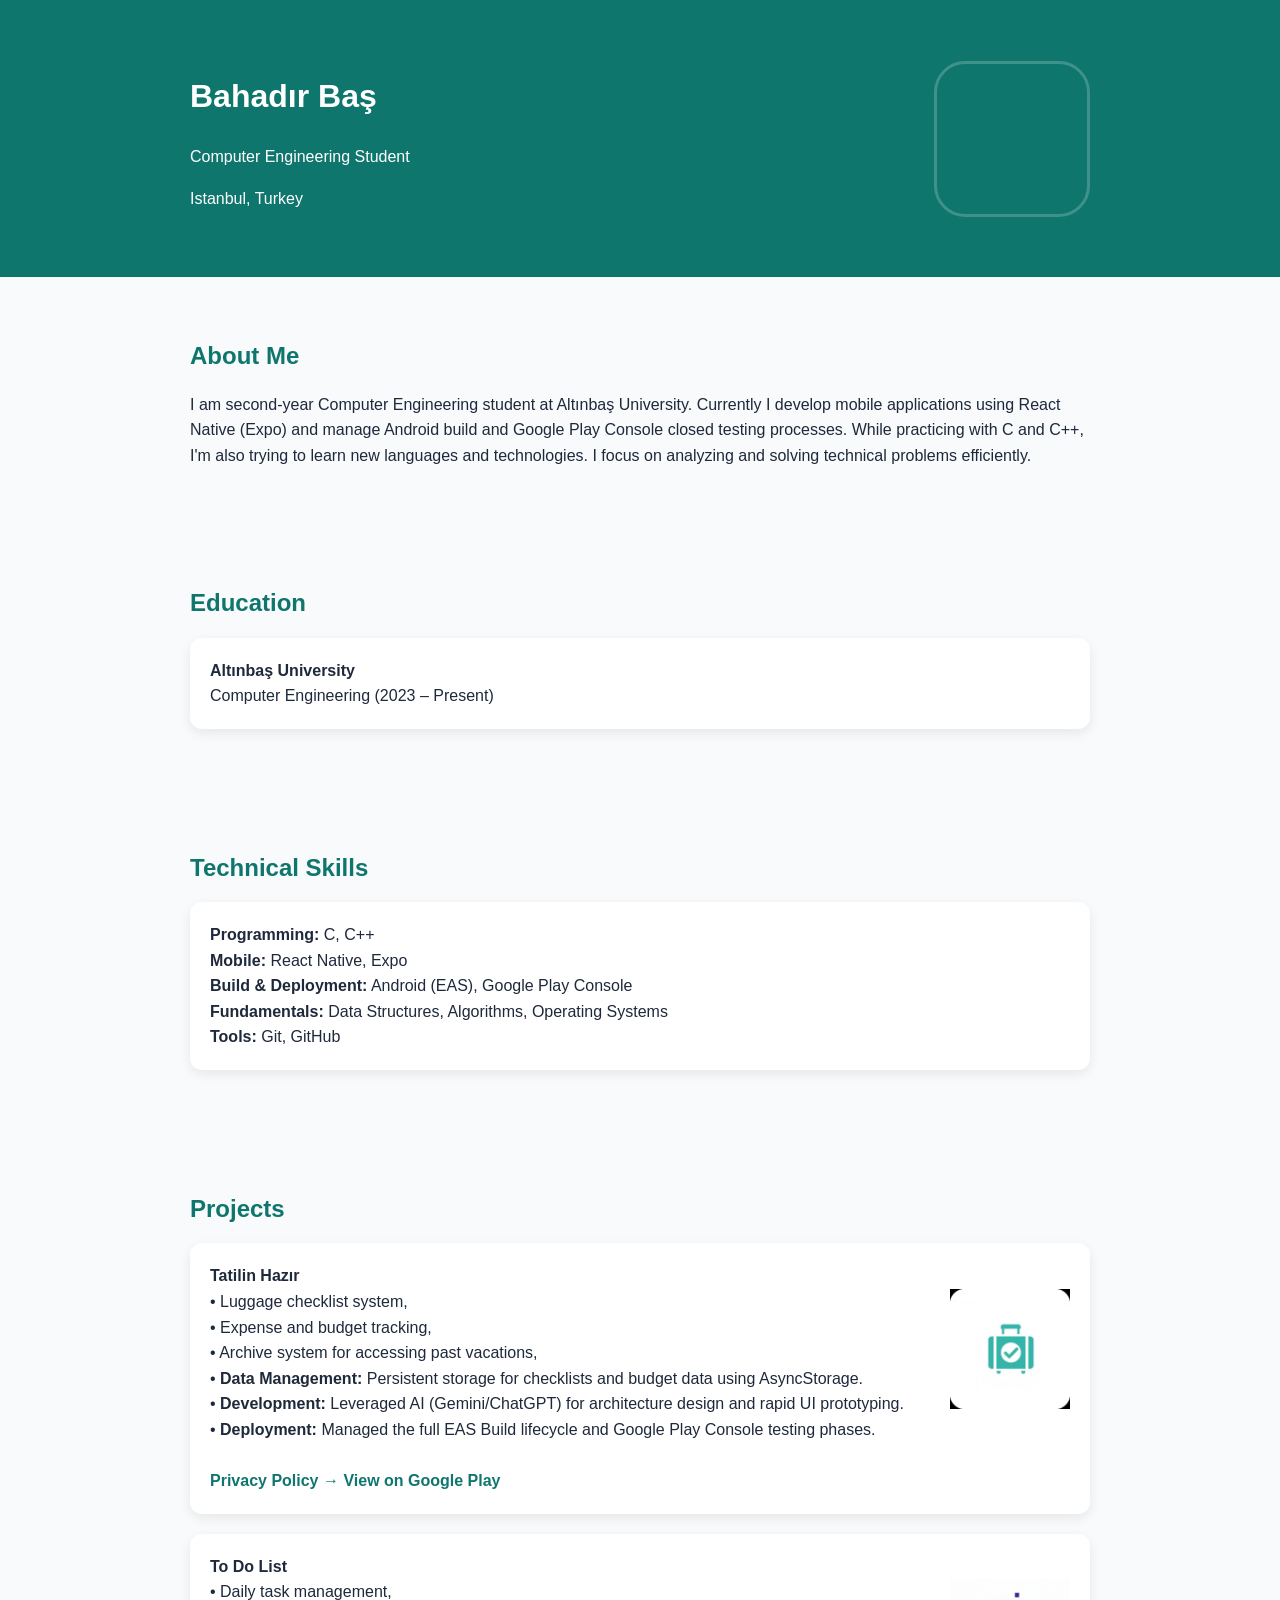
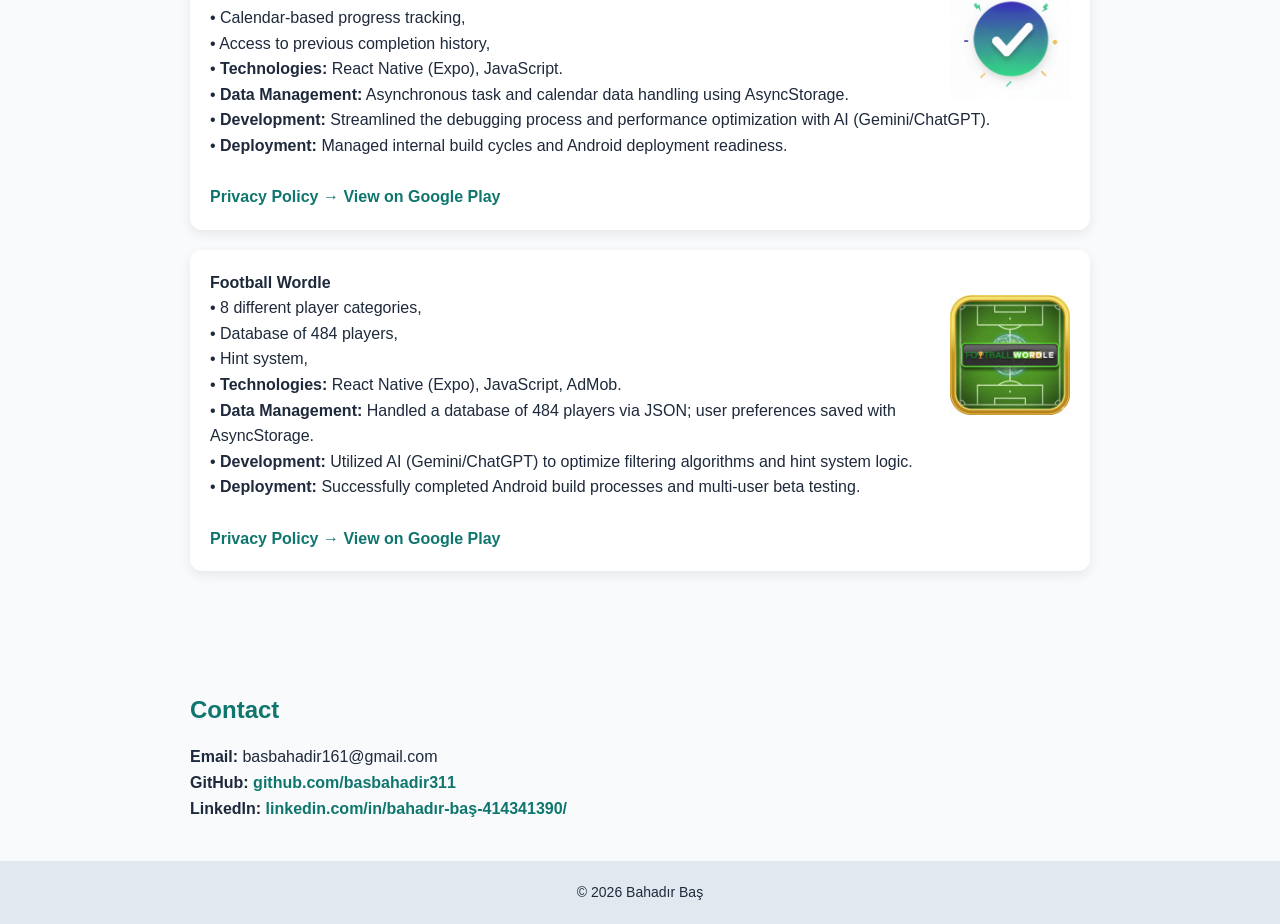
<file: index.html>
<!DOCTYPE html>
<html lang="en">
<head>
  <meta charset="UTF-8">
  <title>Bahadır Baş / Portfolio</title> 
  <link rel="stylesheet" href="style.css?v=1.1">
  <meta name="viewport" content="width=device-width, initial-scale=1.0">
</head>
<body>

  <header>
  <div class="header-wrapper">
    <div class="header-text">
      <h1>Bahadır Baş</h1>
      <p>Computer Engineering Student</p>
      <p>Istanbul, Turkey</p>
    </div>
    <alt="Bahadır Baş" class="profile-img">
  </div>
</header>

<section>
  <h2>About Me</h2>
  <p>
    I am  second-year Computer Engineering student at Altınbaş University.
    Currently I develop mobile applications using React Native (Expo) and manage
    Android build and Google Play Console closed testing processes.
    While practicing with C and C++, I'm also trying to learn new languages and technologies.
    I focus on analyzing and solving technical problems efficiently.
  </p>
</section>

<section>
  <h2>Education</h2>
  <div class="card">
    <strong>Altınbaş University</strong><br>
    Computer Engineering (2023 – Present)
  </div>
</section>

<section>
  <h2>Technical Skills</h2>
  <div class="card">
    <strong>Programming:</strong> C, C++<br>
    <strong>Mobile:</strong> React Native, Expo<br>
    <strong>Build & Deployment:</strong> Android (EAS), Google Play Console<br>
    <strong>Fundamentals:</strong> Data Structures, Algorithms, Operating Systems<br>
    <strong>Tools:</strong> Git, GitHub
  </div>
</section>

<section>
  <h2>Projects</h2>

  <div class="card">
    <strong>Tatilin Hazır</strong><br>
    <img src="tatilinhazir.jpg" alt="TatilinHazir" align="right" width="120">
    • Luggage checklist system,<br>
    • Expense and budget tracking,<br>
    • Archive system for accessing past vacations,<br>
    • <strong>Data Management:</strong> Persistent storage for checklists and budget data using AsyncStorage.<br>
    • <strong>Development:</strong> Leveraged AI (Gemini/ChatGPT) for architecture design and rapid UI prototyping.<br>
    • <strong>Deployment:</strong> Managed the full EAS Build lifecycle and Google Play Console testing phases.<br><br>   
    <a href="tatilin-hazir-privacy.html" target="_blank">Privacy Policy</a>
    <a href="LINK" target="_blank">→ View on Google Play</a>
  </div>

  <div class="card">
    <strong>To Do List</strong><br>
    <img src="to-do.jpg" alt="To-Do List" align="right" width="120">
    • Daily task management,<br>
    • Calendar-based progress tracking,<br>
    • Access to previous completion history,<br>
    • <strong>Technologies:</strong> React Native (Expo), JavaScript.<br>
    • <strong>Data Management:</strong> Asynchronous task and calendar data handling using AsyncStorage.<br>
    • <strong>Development:</strong> Streamlined the debugging process and performance optimization with AI (Gemini/ChatGPT).<br>
    • <strong>Deployment:</strong> Managed internal build cycles and Android deployment readiness.<br><br>
    <a href="to-do-list-privacy.html" target="_blank">Privacy Policy</a>
    <a href="LINK" target="_blank">→ View on Google Play</a>
  </div>
 
  <div class="card">
    <strong>Football Wordle</strong><br>
    <img src="footballwordle.jpg" alt="FootballWordle" align="right" width="120">
    • 8 different player categories,<br>
    • Database of 484 players,<br>
    • Hint system,<br>
    • <strong>Technologies:</strong> React Native (Expo), JavaScript, AdMob.<br>
    • <strong>Data Management:</strong> Handled a database of 484 players via JSON; user preferences saved with AsyncStorage.<br>
    • <strong>Development:</strong> Utilized AI (Gemini/ChatGPT) to optimize filtering algorithms and hint system logic.<br>
    • <strong>Deployment:</strong> Successfully completed Android build processes and multi-user beta testing.<br><br>
    <a href="footballwordle-privacy.html" target="_blank">Privacy Policy</a>
    <a href="LINK" target="_blank">→ View on Google Play</a>
    
  </div>

</section>

<section>
  <h2>Contact</h2>
  <strong>Email:</strong> basbahadir161@gmail.com<br>
  <strong>GitHub:</strong> <a href="https://github.com/basbahadir311" target="_blank">github.com/basbahadir311</a><br>
  <strong>LinkedIn:</strong> <a href="https://www.linkedin.com/in/bahadır-baş-414341390/" target="_blank">linkedin.com/in/bahadır-baş-414341390/ </a>
</section>

<footer>
  © 2026 Bahadır Baş
</footer>

</body>

</html>
</file>
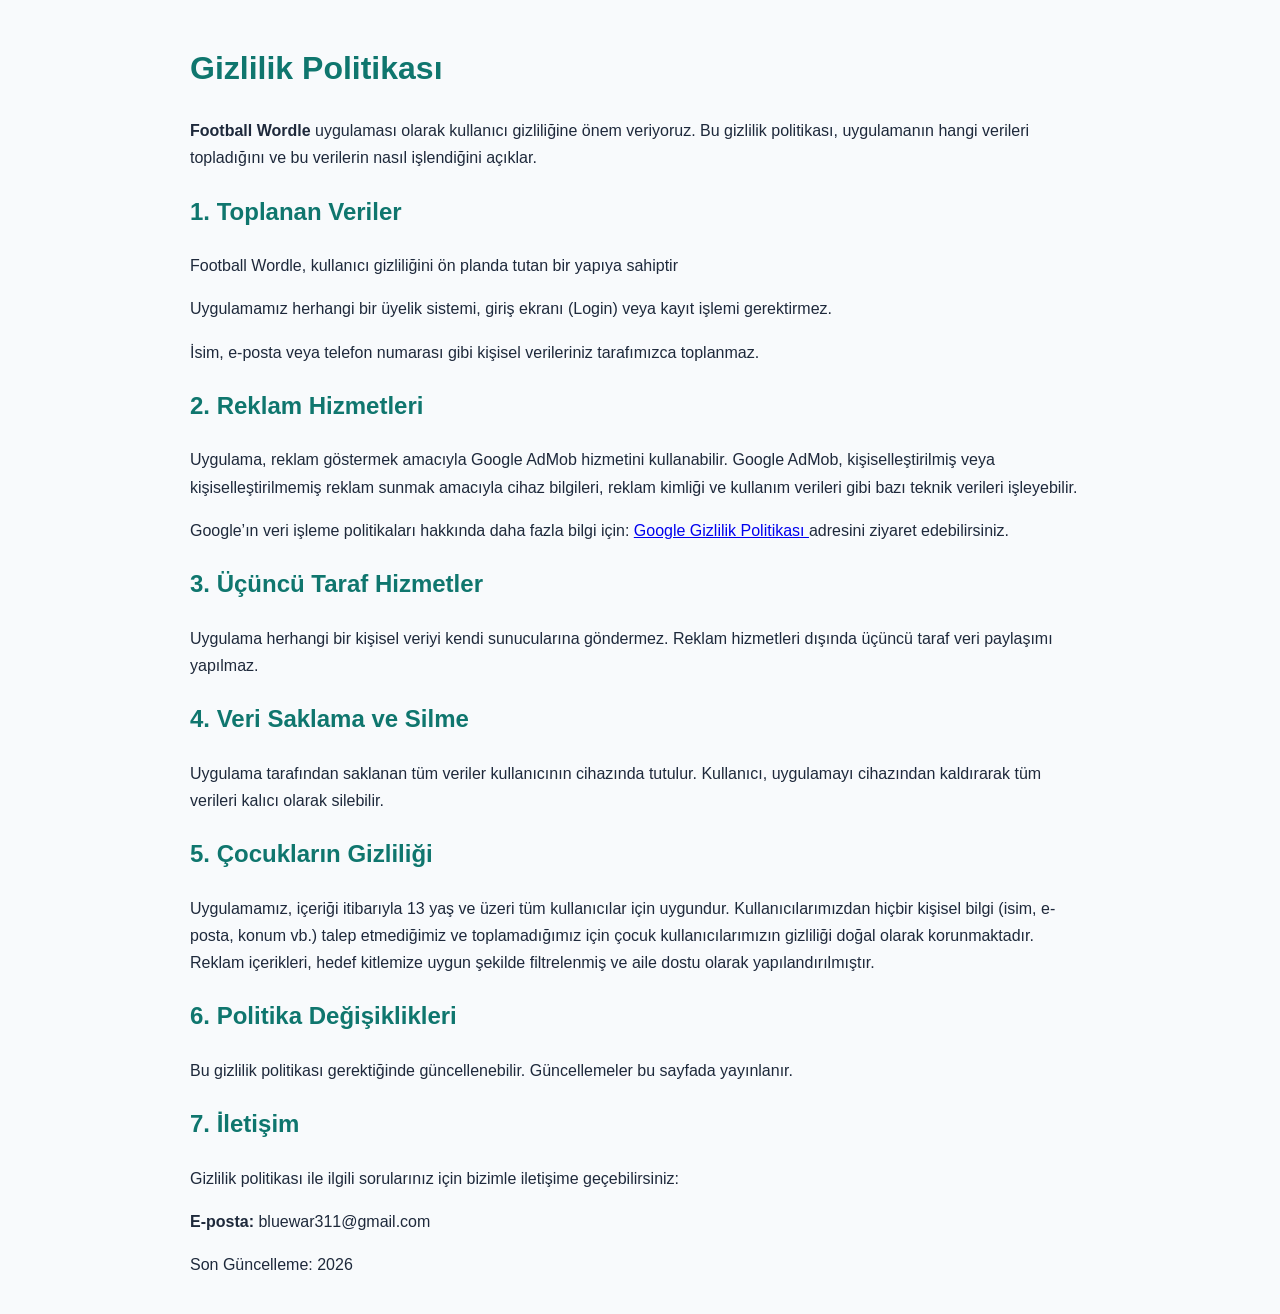
<file: footballwordle-privacy.html>
<!DOCTYPE html>
<html lang="tr">
<head>
  <meta charset="UTF-8">
  <title>Gizlilik Politikası - Football Wordle</title>
  <meta name="viewport" content="width=device-width, initial-scale=1.0">
  <style>
    body {
      font-family: Arial, sans-serif;
      line-height: 1.7;
      padding: 20px;
      max-width: 900px;
      margin: auto;
      background: #f8fafc;
      color: #1e293b;
    }
    h1, h2 {
      color: #0f766e;
    }
  </style>
</head>
<body>

<h1>Gizlilik Politikası</h1>

<p><strong>Football Wordle</strong> uygulaması olarak kullanıcı gizliliğine önem veriyoruz. 
Bu gizlilik politikası, uygulamanın hangi verileri topladığını ve bu verilerin nasıl işlendiğini açıklar.</p>

<h2>1. Toplanan Veriler</h2>
<p>Football Wordle, kullanıcı gizliliğini ön planda tutan bir yapıya sahiptir</p>

</p>Uygulamamız herhangi bir üyelik sistemi, giriş ekranı (Login) veya kayıt işlemi gerektirmez. </p>
İsim, e-posta veya telefon numarası gibi kişisel verileriniz tarafımızca toplanmaz.</p>

<h2>2. Reklam Hizmetleri</h2>
<p>Uygulama, reklam göstermek amacıyla Google AdMob hizmetini kullanabilir. 
Google AdMob, kişiselleştirilmiş veya kişiselleştirilmemiş reklam sunmak amacıyla 
cihaz bilgileri, reklam kimliği ve kullanım verileri gibi bazı teknik verileri işleyebilir.</p>

<p>Google’ın veri işleme politikaları hakkında daha fazla bilgi için:
<a href="https://policies.google.com/privacy" target="_blank">
Google Gizlilik Politikası
</a>
adresini ziyaret edebilirsiniz.</p>

<h2>3. Üçüncü Taraf Hizmetler</h2>
<p>Uygulama herhangi bir kişisel veriyi kendi sunucularına göndermez. 
Reklam hizmetleri dışında üçüncü taraf veri paylaşımı yapılmaz.</p>

<h2>4. Veri Saklama ve Silme</h2>
<p>Uygulama tarafından saklanan tüm veriler kullanıcının cihazında tutulur. 
Kullanıcı, uygulamayı cihazından kaldırarak tüm verileri kalıcı olarak silebilir.</p>

<h2>5. Çocukların Gizliliği</h2>
<p>Uygulamamız, içeriği itibarıyla 13 yaş ve üzeri tüm kullanıcılar için uygundur. 
  Kullanıcılarımızdan hiçbir kişisel bilgi (isim, e-posta, konum vb.) talep etmediğimiz ve toplamadığımız için çocuk kullanıcılarımızın gizliliği doğal olarak korunmaktadır. 
  Reklam içerikleri, hedef kitlemize uygun şekilde filtrelenmiş ve aile dostu olarak yapılandırılmıştır.</p>

<h2>6. Politika Değişiklikleri</h2>
<p>Bu gizlilik politikası gerektiğinde güncellenebilir. 
Güncellemeler bu sayfada yayınlanır.</p>

<h2>7. İletişim</h2>
<p>Gizlilik politikası ile ilgili sorularınız için bizimle iletişime geçebilirsiniz:</p>

<p><strong>E-posta:</strong> bluewar311@gmail.com</p>

<p>Son Güncelleme: 2026</p>

</body>
</html>
</file>
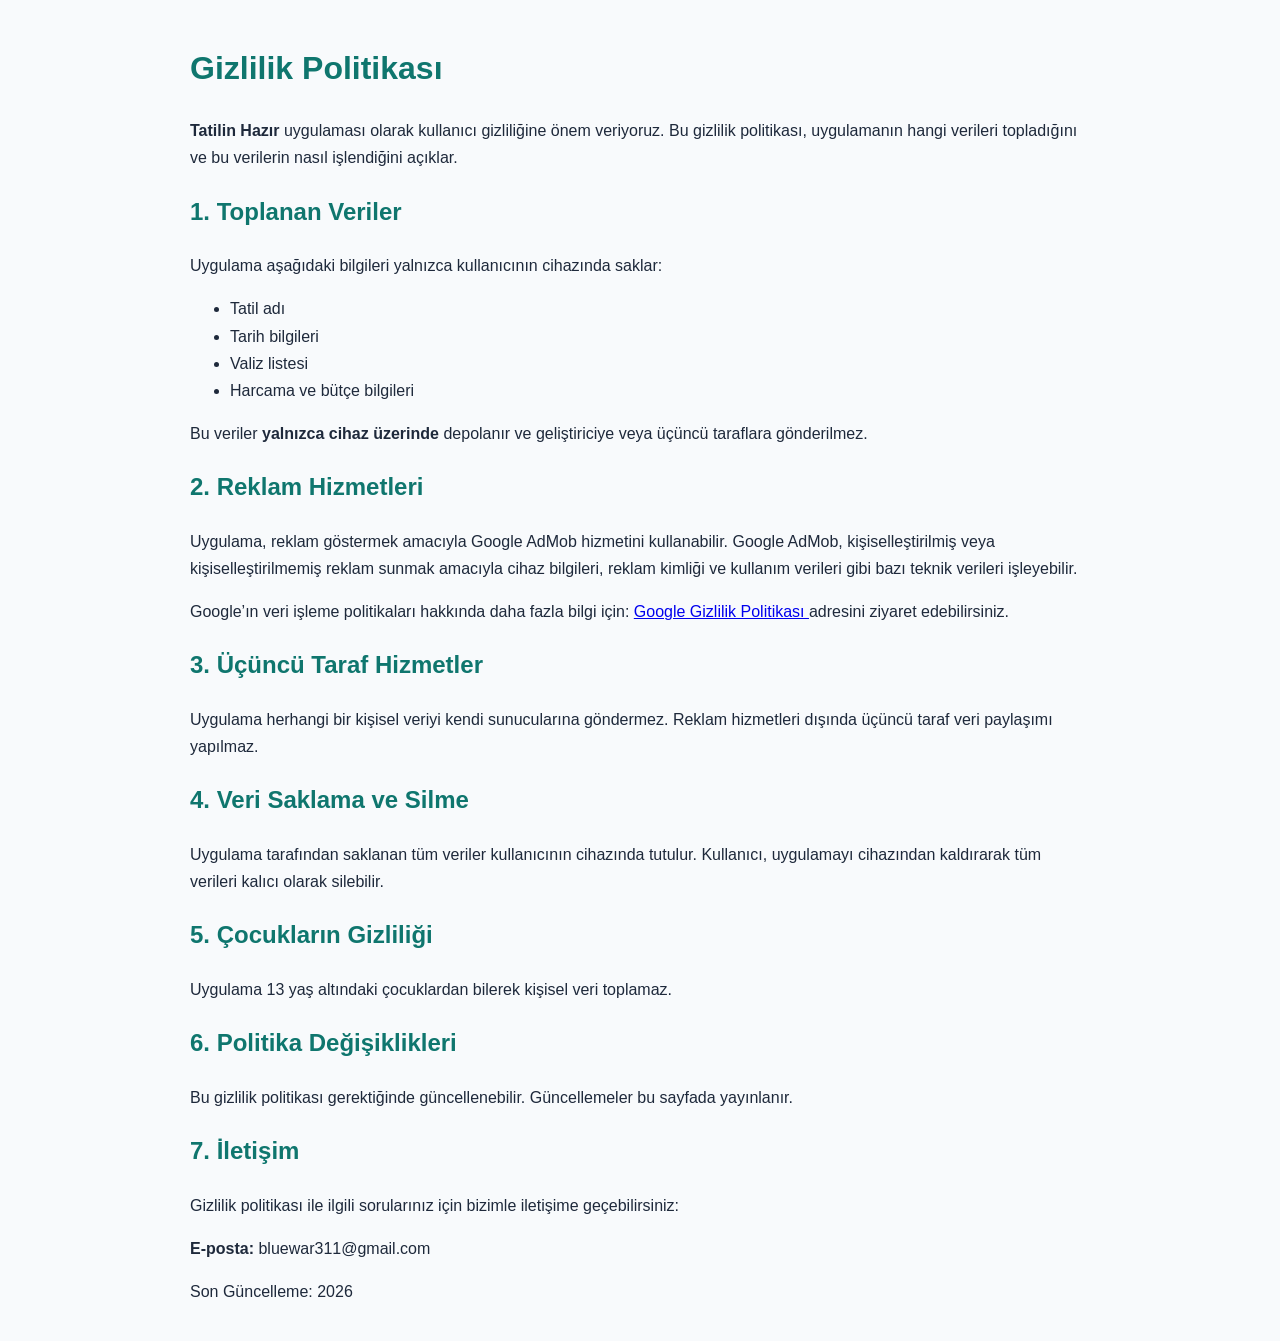
<file: tatilin-hazir-privacy.html>
<!DOCTYPE html>
<html lang="tr">
<head>
  <meta charset="UTF-8">
  <title>Gizlilik Politikası - Tatilin Hazır</title>
  <meta name="viewport" content="width=device-width, initial-scale=1.0">
  <style>
    body {
      font-family: Arial, sans-serif;
      line-height: 1.7;
      padding: 20px;
      max-width: 900px;
      margin: auto;
      background: #f8fafc;
      color: #1e293b;
    }
    h1, h2 {
      color: #0f766e;
    }
  </style>
</head>
<body>

<h1>Gizlilik Politikası</h1>

<p><strong>Tatilin Hazır</strong> uygulaması olarak kullanıcı gizliliğine önem veriyoruz. 
Bu gizlilik politikası, uygulamanın hangi verileri topladığını ve bu verilerin nasıl işlendiğini açıklar.</p>

<h2>1. Toplanan Veriler</h2>
<p>Uygulama aşağıdaki bilgileri yalnızca kullanıcının cihazında saklar:</p>
<ul>
  <li>Tatil adı</li>
  <li>Tarih bilgileri</li>
  <li>Valiz listesi</li>
  <li>Harcama ve bütçe bilgileri</li>
</ul>

<p>Bu veriler <strong>yalnızca cihaz üzerinde</strong> depolanır ve geliştiriciye veya üçüncü taraflara gönderilmez.</p>

<h2>2. Reklam Hizmetleri</h2>
<p>Uygulama, reklam göstermek amacıyla Google AdMob hizmetini kullanabilir. 
Google AdMob, kişiselleştirilmiş veya kişiselleştirilmemiş reklam sunmak amacıyla 
cihaz bilgileri, reklam kimliği ve kullanım verileri gibi bazı teknik verileri işleyebilir.</p>

<p>Google’ın veri işleme politikaları hakkında daha fazla bilgi için:
<a href="https://policies.google.com/privacy" target="_blank">
Google Gizlilik Politikası
</a>
adresini ziyaret edebilirsiniz.</p>

<h2>3. Üçüncü Taraf Hizmetler</h2>
<p>Uygulama herhangi bir kişisel veriyi kendi sunucularına göndermez. 
Reklam hizmetleri dışında üçüncü taraf veri paylaşımı yapılmaz.</p>

<h2>4. Veri Saklama ve Silme</h2>
<p>Uygulama tarafından saklanan tüm veriler kullanıcının cihazında tutulur. 
Kullanıcı, uygulamayı cihazından kaldırarak tüm verileri kalıcı olarak silebilir.</p>

<h2>5. Çocukların Gizliliği</h2>
<p>Uygulama 13 yaş altındaki çocuklardan bilerek kişisel veri toplamaz.</p>

<h2>6. Politika Değişiklikleri</h2>
<p>Bu gizlilik politikası gerektiğinde güncellenebilir. 
Güncellemeler bu sayfada yayınlanır.</p>

<h2>7. İletişim</h2>
<p>Gizlilik politikası ile ilgili sorularınız için bizimle iletişime geçebilirsiniz:</p>

<p><strong>E-posta:</strong> bluewar311@gmail.com</p>

<p>Son Güncelleme: 2026</p>

</body>
</html>
</file>
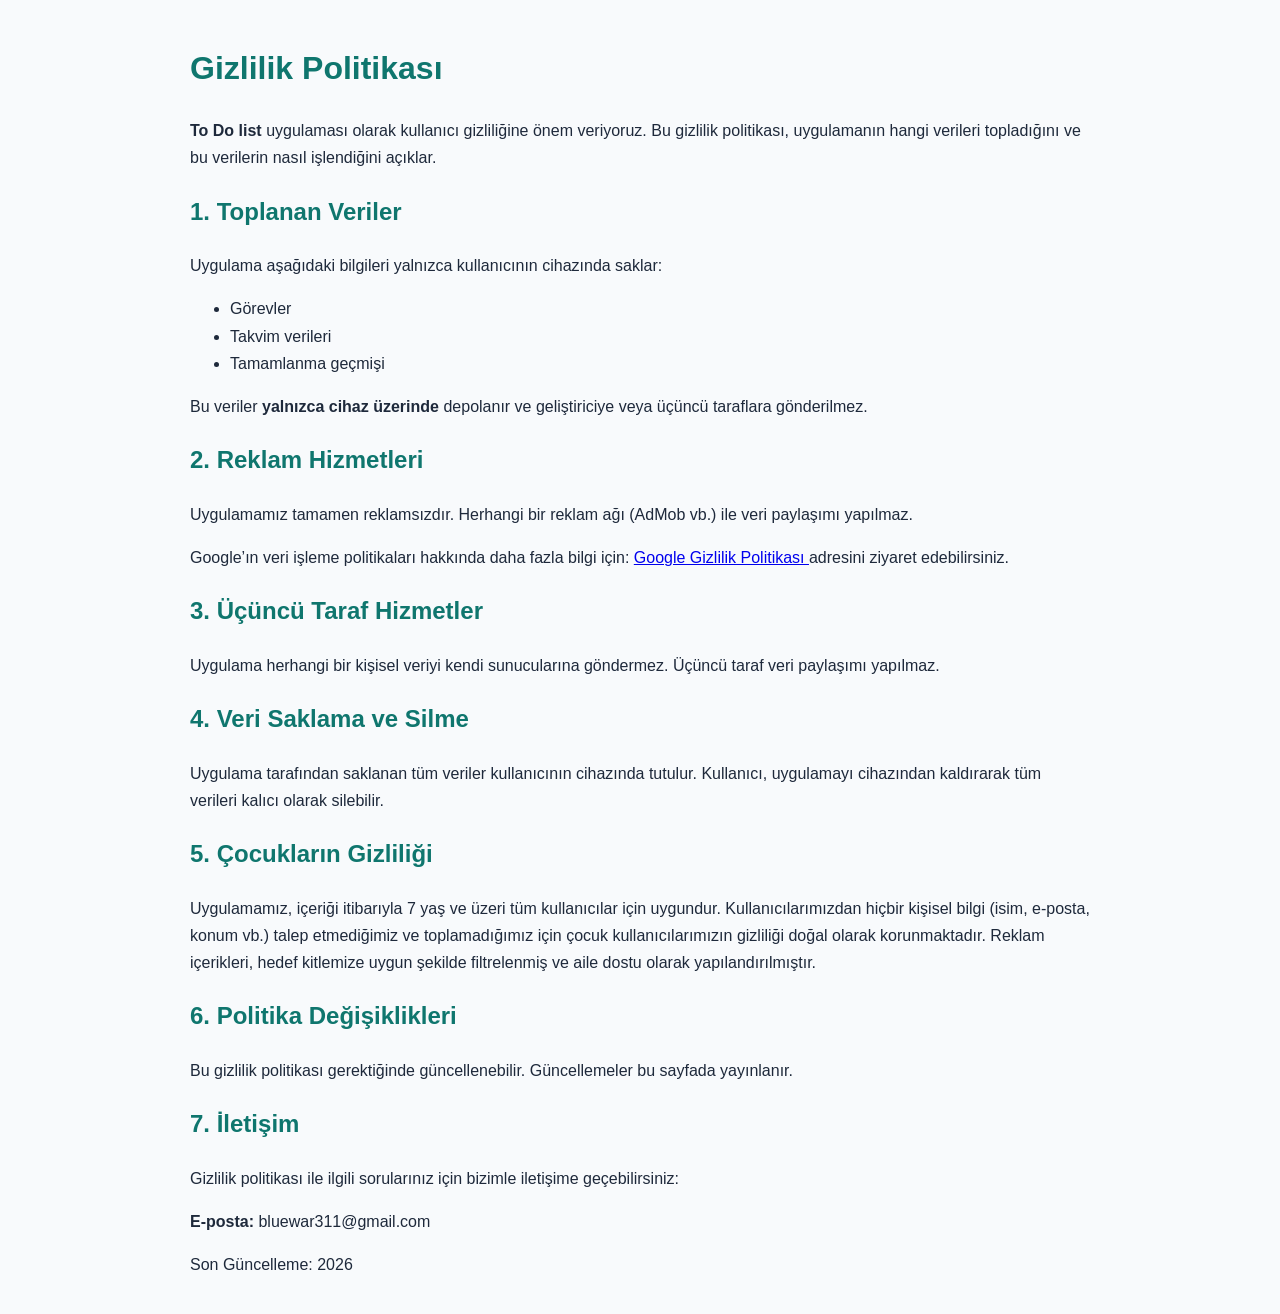
<file: to-do-list-privacy.html>
<!DOCTYPE html>
<html lang="tr">
<head>
  <meta charset="UTF-8">
  <title>Gizlilik Politikası - To Do list</title>
  <meta name="viewport" content="width=device-width, initial-scale=1.0">
  <style>
    body {
      font-family: Arial, sans-serif;
      line-height: 1.7;
      padding: 20px;
      max-width: 900px;
      margin: auto;
      background: #f8fafc;
      color: #1e293b;
    }
    h1, h2 {
      color: #0f766e;
    }
  </style>
</head>
<body>

<h1>Gizlilik Politikası</h1>

<p><strong>To Do list</strong> uygulaması olarak kullanıcı gizliliğine önem veriyoruz. 
Bu gizlilik politikası, uygulamanın hangi verileri topladığını ve bu verilerin nasıl işlendiğini açıklar.</p>

<h2>1. Toplanan Veriler</h2>
<p>Uygulama aşağıdaki bilgileri yalnızca kullanıcının cihazında saklar:</p>
<ul>
  <li>Görevler</li>
  <li>Takvim verileri</li>
  <li>Tamamlanma geçmişi</li>
</ul>

<p>Bu veriler <strong>yalnızca cihaz üzerinde</strong> depolanır ve geliştiriciye veya üçüncü taraflara gönderilmez.</p>

<h2>2. Reklam Hizmetleri</h2>
<p>Uygulamamız tamamen reklamsızdır. Herhangi bir reklam ağı (AdMob vb.) ile veri paylaşımı yapılmaz.</p>

<p>Google’ın veri işleme politikaları hakkında daha fazla bilgi için:
<a href="https://policies.google.com/privacy" target="_blank">
Google Gizlilik Politikası
</a>
adresini ziyaret edebilirsiniz.</p>

<h2>3. Üçüncü Taraf Hizmetler</h2>
<p>Uygulama herhangi bir kişisel veriyi kendi sunucularına göndermez. 
Üçüncü taraf veri paylaşımı yapılmaz.</p>

<h2>4. Veri Saklama ve Silme</h2>
<p>Uygulama tarafından saklanan tüm veriler kullanıcının cihazında tutulur. 
Kullanıcı, uygulamayı cihazından kaldırarak tüm verileri kalıcı olarak silebilir.</p>

<h2>5. Çocukların Gizliliği</h2>
<p>Uygulamamız, içeriği itibarıyla 7 yaş ve üzeri tüm kullanıcılar için uygundur. 
  Kullanıcılarımızdan hiçbir kişisel bilgi (isim, e-posta, konum vb.) talep etmediğimiz ve toplamadığımız için çocuk kullanıcılarımızın gizliliği doğal olarak korunmaktadır. 
  Reklam içerikleri, hedef kitlemize uygun şekilde filtrelenmiş ve aile dostu olarak yapılandırılmıştır.</p>

<h2>6. Politika Değişiklikleri</h2>
<p>Bu gizlilik politikası gerektiğinde güncellenebilir. 
Güncellemeler bu sayfada yayınlanır.</p>

<h2>7. İletişim</h2>
<p>Gizlilik politikası ile ilgili sorularınız için bizimle iletişime geçebilirsiniz:</p>

<p><strong>E-posta:</strong> bluewar311@gmail.com</p>

<p>Son Güncelleme: 2026</p>

</body>
</html>
</file>
<file: style.css>
body {
      font-family: Arial, sans-serif;
      margin: 0;
      background: #f8fafc;
      color: #1e293b;
      line-height: 1.6;
    }
    header {
      background: #0f766e;
      color: white;
      padding: 50px 20px;
      text-align: center;
    }
    section {
      padding: 40px 20px;
      max-width: 900px;
      margin: auto;
    }
    h2 {
      color: #0f766e;
      margin-bottom: 15px;
    }
.card {
  background: white;
  padding: 20px;
  border-radius: 12px;
  margin-bottom: 20px;
  box-shadow: 0 4px 12px rgba(0,0,0,0.08);
  transition: all 0.3s ease;
}
.card:hover {
  transform: translateY(-6px);
  box-shadow: 0 16px 30px rgba(0,0,0,0.18);
}
    a {
      color: #0f766e;
      text-decoration: none;
      font-weight: bold;
    }
    footer {
      text-align: center;
      padding: 20px;
      background: #e2e8f0;
      font-size: 14px;
    }
header {
  background: #0f766e;
  color: white;
  padding: 50px 20px;
}

.header-wrapper {
  display: flex;
  flex-direction: column; /* Mobilde her şey alt alta */
  align-items: center;    /* Mobilde ortalı */
  justify-content: center;
  max-width: 900px;
  margin: 0 auto;
  gap: 20px;
}

.header-text {
  text-align: center; /* Mobilde yazılar ortalı */
}

.profile-img {
  width: 150px;
  height: 150px;
  border-radius: 20%;
  object-fit: cover;
  border: 3px solid rgba(255,255,255,0.2);
}

/* Masaüstü (Bilgisayar) ekran ayarları */
@media (min-width: 768px) {
  .header-wrapper {
    flex-direction: row;    /* Yazı ve resmi yan yana getir */
    text-align: left;       /* Yazıları sola yasla */
    justify-content: space-between; /* Aralarına boşluk koy */
  }

  .header-text {
    text-align: left;       /* Masaüstünde yazı sola baksın */
  }
}
</file>
